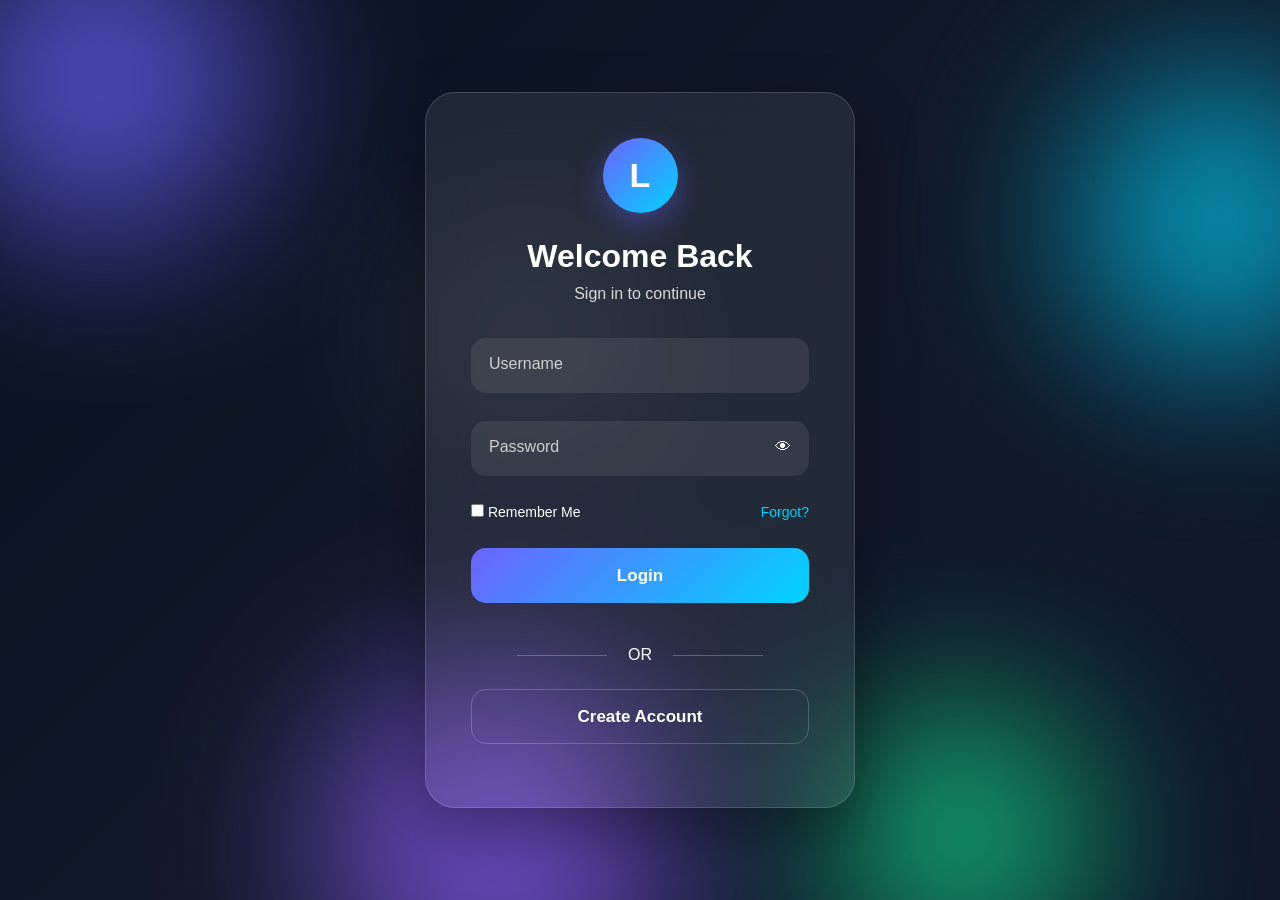
<file: Login page/index.html>
<!DOCTYPE html>
<html lang="en">
<head>
    <meta charset="UTF-8">
    <meta name="viewport" content="width=device-width, initial-scale=1.0">
    <title>Aurora Login</title>

    <link rel="stylesheet" href="style.css">
</head>
<body>

    <!-- Aurora Background -->
    <div class="background">
        <span class="blob blob1"></span>
        <span class="blob blob2"></span>
        <span class="blob blob3"></span>
        <span class="blob blob4"></span>
    </div>

    <!-- Mouse Glow -->
    <div class="cursor-glow"></div>

    <!-- Login Card -->
    <div class="container">

        <div class="logo">
            L
        </div>

        <h1>Welcome Back</h1>

        <p>Sign in to continue</p>

        <form id="loginForm">

            <div class="input-box">

                <input
                    type="text"
                    id="username"
                    required
                >

                <label>Username</label>

            </div>

            <div class="input-box">

                <input
                    type="password"
                    id="password"
                    required
                >

                <label>Password</label>

                <span
                    class="toggle-password"
                    id="togglePassword">
                    👁
                </span>

            </div>

            <div class="options">

                <label>

                    <input type="checkbox">

                    Remember Me

                </label>

                <a href="#">
                    Forgot?
                </a>

            </div>

            <button type="submit">

                Login

            </button>

        </form>

        <div class="divider">

            <span>OR</span>

        </div>

        <button class="secondary">

            Create Account

        </button>

    </div>

    <script src="script.js"></script>

</body>
</html>
</file>
<file: Login page/style.css>
/* ==========================================
   RESET
========================================== */

*{
    margin:0;
    padding:0;
    box-sizing:border-box;
}

body{
    min-height:100vh;
    overflow-x:hidden;
    overflow-y:auto;

    font-family:Arial, Helvetica, sans-serif;

    display:flex;
    justify-content:center;
    align-items:center;

    background:#08111f;
}

/* ==========================================
   ANIMATED AURORA BACKGROUND
========================================== */

.background{
    position:fixed;
    inset:0;
    overflow:hidden;

    background:
    linear-gradient(
    135deg,
    #08111f,
    #111827,
    #0f172a);

    z-index:-3;
}

/* ==========================================
   FLOATING BLOBS
========================================== */

.blob{

    position:absolute;

    border-radius:50%;

    filter:blur(90px);

    opacity:.75;

    animation:float 18s ease-in-out infinite;
}

.blob1{

    width:320px;
    height:320px;

    background:#6C63FF;

    top:-80px;
    left:-60px;
}

.blob2{

    width:280px;
    height:280px;

    background:#00D4FF;

    right:-80px;
    top:80px;

    animation-delay:4s;
}

.blob3{

    width:350px;
    height:350px;

    background:#8B5CF6;

    bottom:-120px;
    left:25%;

    animation-delay:8s;
}

.blob4{

    width:250px;
    height:250px;

    background:#14F195;

    right:15%;
    bottom:-60px;

    animation-delay:12s;
}

/* ==========================================
   FLOAT ANIMATION
========================================== */

@keyframes float{

0%{

transform:
translate(0,0)
scale(1);
}

25%{

transform:
translate(40px,-30px)
scale(1.1);
}

50%{

transform:
translate(-30px,40px)
scale(.9);
}

75%{

transform:
translate(25px,25px)
scale(1.05);
}

100%{

transform:
translate(0,0)
scale(1);
}

}

/* ==========================================
   MOUSE GLOW
========================================== */

.cursor-glow{

    position:fixed;

    width:250px;
    height:250px;

    border-radius:50%;

    background:rgba(255,255,255,.08);

    filter:blur(80px);

    pointer-events:none;

    transform:translate(-50%,-50%);

    transition:
    left .15s linear,
    top .15s linear;

    z-index:-1;
}

/* ==========================================
   LOGIN CARD
========================================== */

.container{

    width:430px;

    padding:45px;

    border-radius:30px;

    background:rgba(255,255,255,.08);

    backdrop-filter:blur(25px);

    border:1px solid rgba(255,255,255,.15);

    box-shadow:
    0 25px 60px rgba(0,0,0,.35);

    animation:cardLoad 1s ease;

    position:relative;
}

/* ==========================================
   CARD ANIMATION
========================================== */

@keyframes cardLoad{

from{

opacity:0;

transform:
translateY(50px)
scale(.9);

}

to{

opacity:1;

transform:
translateY(0)
scale(1);

}

}

/* ==========================================
   LOGO
========================================== */

.logo{

    width:75px;
    height:75px;

    margin:auto;

    border-radius:50%;

    background:
    linear-gradient(
    135deg,
    #6C63FF,
    #00D4FF);

    display:flex;
    justify-content:center;
    align-items:center;

    color:white;

    font-size:34px;

    font-weight:bold;

    box-shadow:
    0 10px 30px rgba(108,99,255,.4);

    margin-bottom:25px;
}

/* ==========================================
   TEXT
========================================== */

h1{

    color:white;

    text-align:center;

    margin-bottom:10px;
}

p{

    color:#d9d9d9;

    text-align:center;

    margin-bottom:35px;
}

/* ==========================================
   INPUT BOX
========================================== */

.input-box{

    position:relative;

    margin-bottom:28px;
}

.input-box input{

    width:100%;

    height:55px;

    border:none;

    outline:none;

    border-radius:15px;

    background:rgba(255,255,255,.08);

    color:white;

    padding:18px 18px 18px 18px;

    font-size:16px;

    transition:.35s;
}

/* Glow on Focus */

.input-box input:focus{

    box-shadow:
    0 0 20px rgba(0,212,255,.45);

    background:rgba(255,255,255,.12);
}

/* ==========================================
   FLOATING LABEL
========================================== */

.input-box label{

    position:absolute;

    left:18px;

    top:17px;

    color:#cfcfcf;

    pointer-events:none;

    transition:.3s;
}

.input-box input:focus+label,
.input-box input:valid+label{

    top:-10px;

    left:15px;

    font-size:12px;

    background:#08111f;

    padding:2px 8px;

    border-radius:20px;

    color:#00D4FF;
}

/* ==========================================
   PASSWORD EYE
========================================== */

.toggle-password{

    position:absolute;

    right:18px;

    top:17px;

    cursor:pointer;

    user-select:none;

    color:white;
}

/* ==========================================
   OPTIONS
========================================== */

.options{

    display:flex;

    justify-content:space-between;

    align-items:center;

    color:white;

    margin-bottom:28px;

    font-size:14px;
}

.options a{

    text-decoration:none;

    color:#00D4FF;
}

.options a:hover{

    text-decoration:underline;
}

/* ==========================================
   BUTTONS
========================================== */

button{

    width:100%;

    height:55px;

    border:none;

    border-radius:15px;

    cursor:pointer;

    font-size:17px;

    font-weight:bold;

    transition:.35s;

    margin-bottom:18px;

    background:
    linear-gradient(
    135deg,
    #6C63FF,
    #00D4FF);

    color:white;
}

button:hover{

    transform:translateY(-4px);

    box-shadow:
    0 15px 35px rgba(0,212,255,.4);
}

.secondary{

    background:transparent;

    border:1px solid rgba(255,255,255,.2);
}

/* ==========================================
   DIVIDER
========================================== */

.divider{

    text-align:center;

    color:white;

    margin:25px 0;
}

.divider span{

    position:relative;
}

.divider span::before,
.divider span::after{

    content:"";

    position:absolute;

    width:90px;

    height:1px;

    background:rgba(255,255,255,.25);

    top:50%;
}

.divider span::before{

    right:45px;
}

.divider span::after{

    left:45px;
}

/* ==========================================
   RESPONSIVE
========================================== */

@media(max-width:500px){

.container{

width:92%;

padding:30px;

}

.logo{

width:65px;
height:65px;
font-size:28px;

}

h1{

font-size:28px;

}

}
</file>
